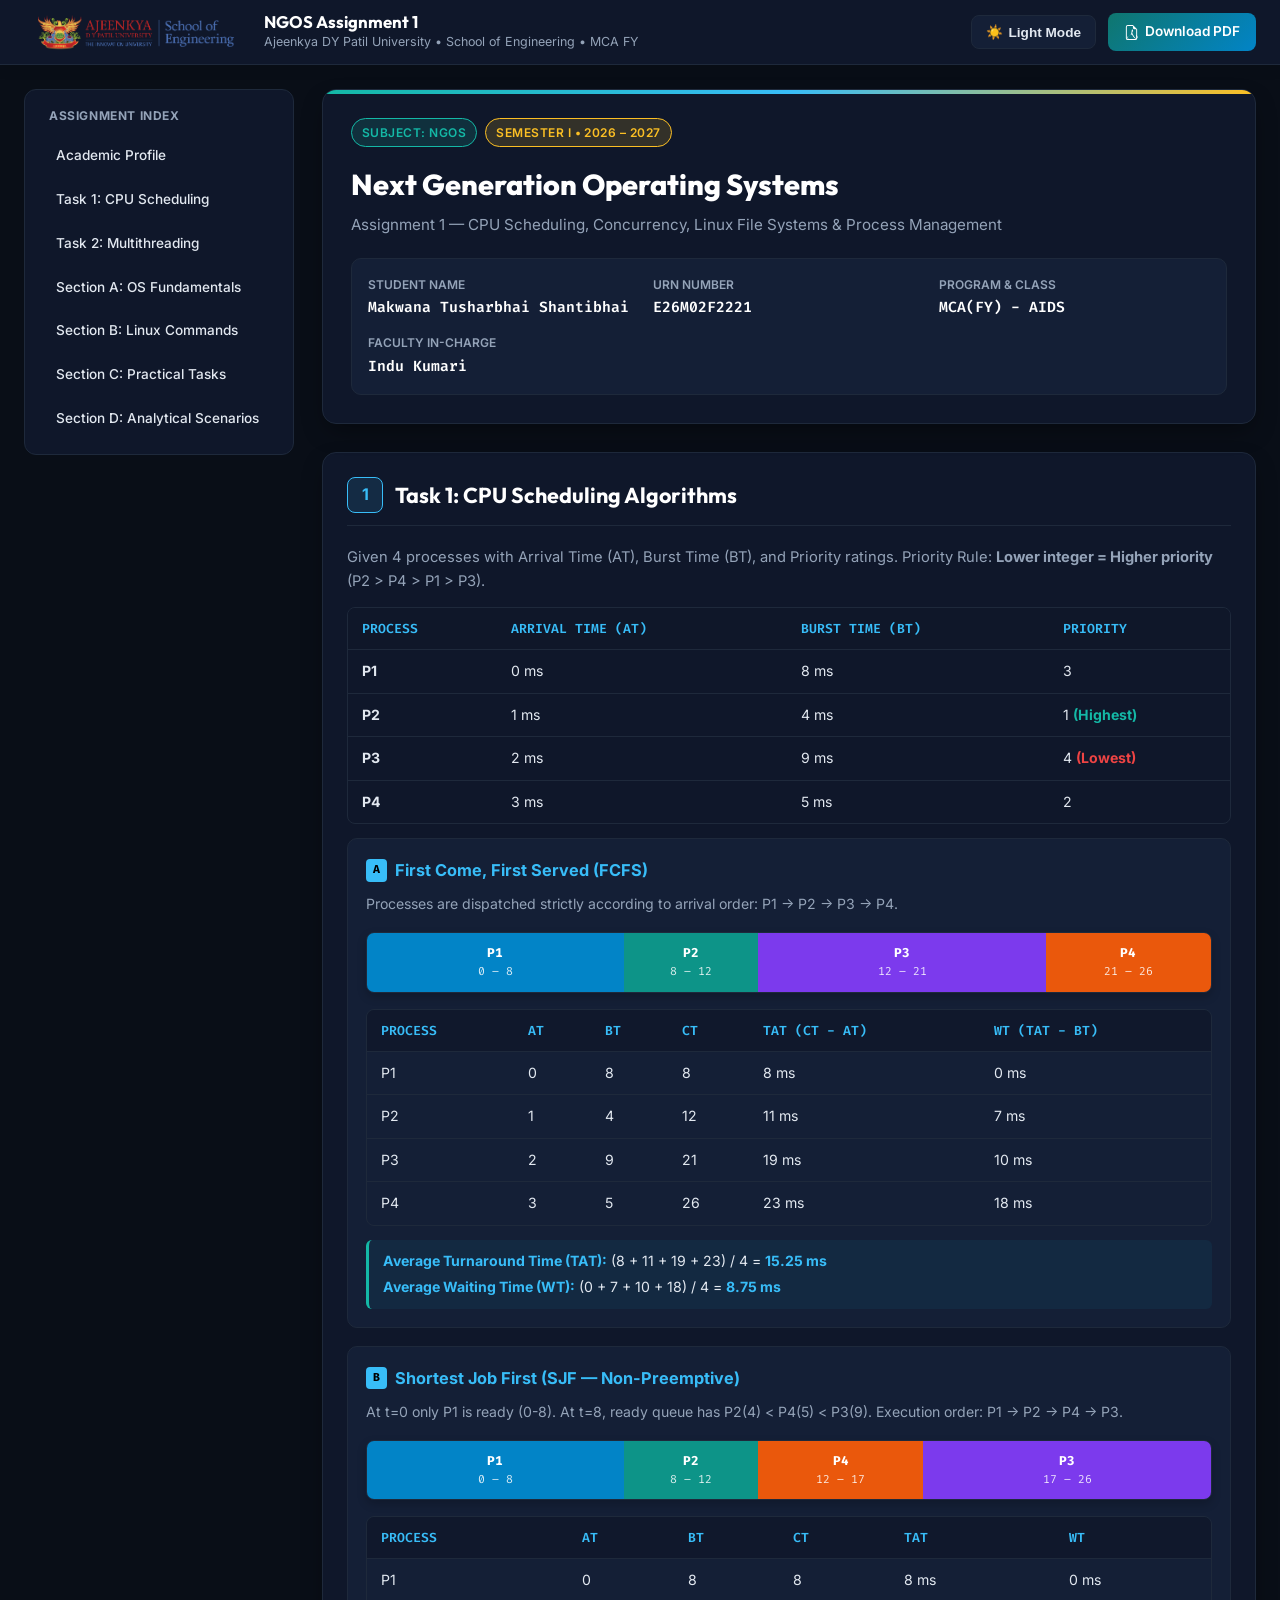
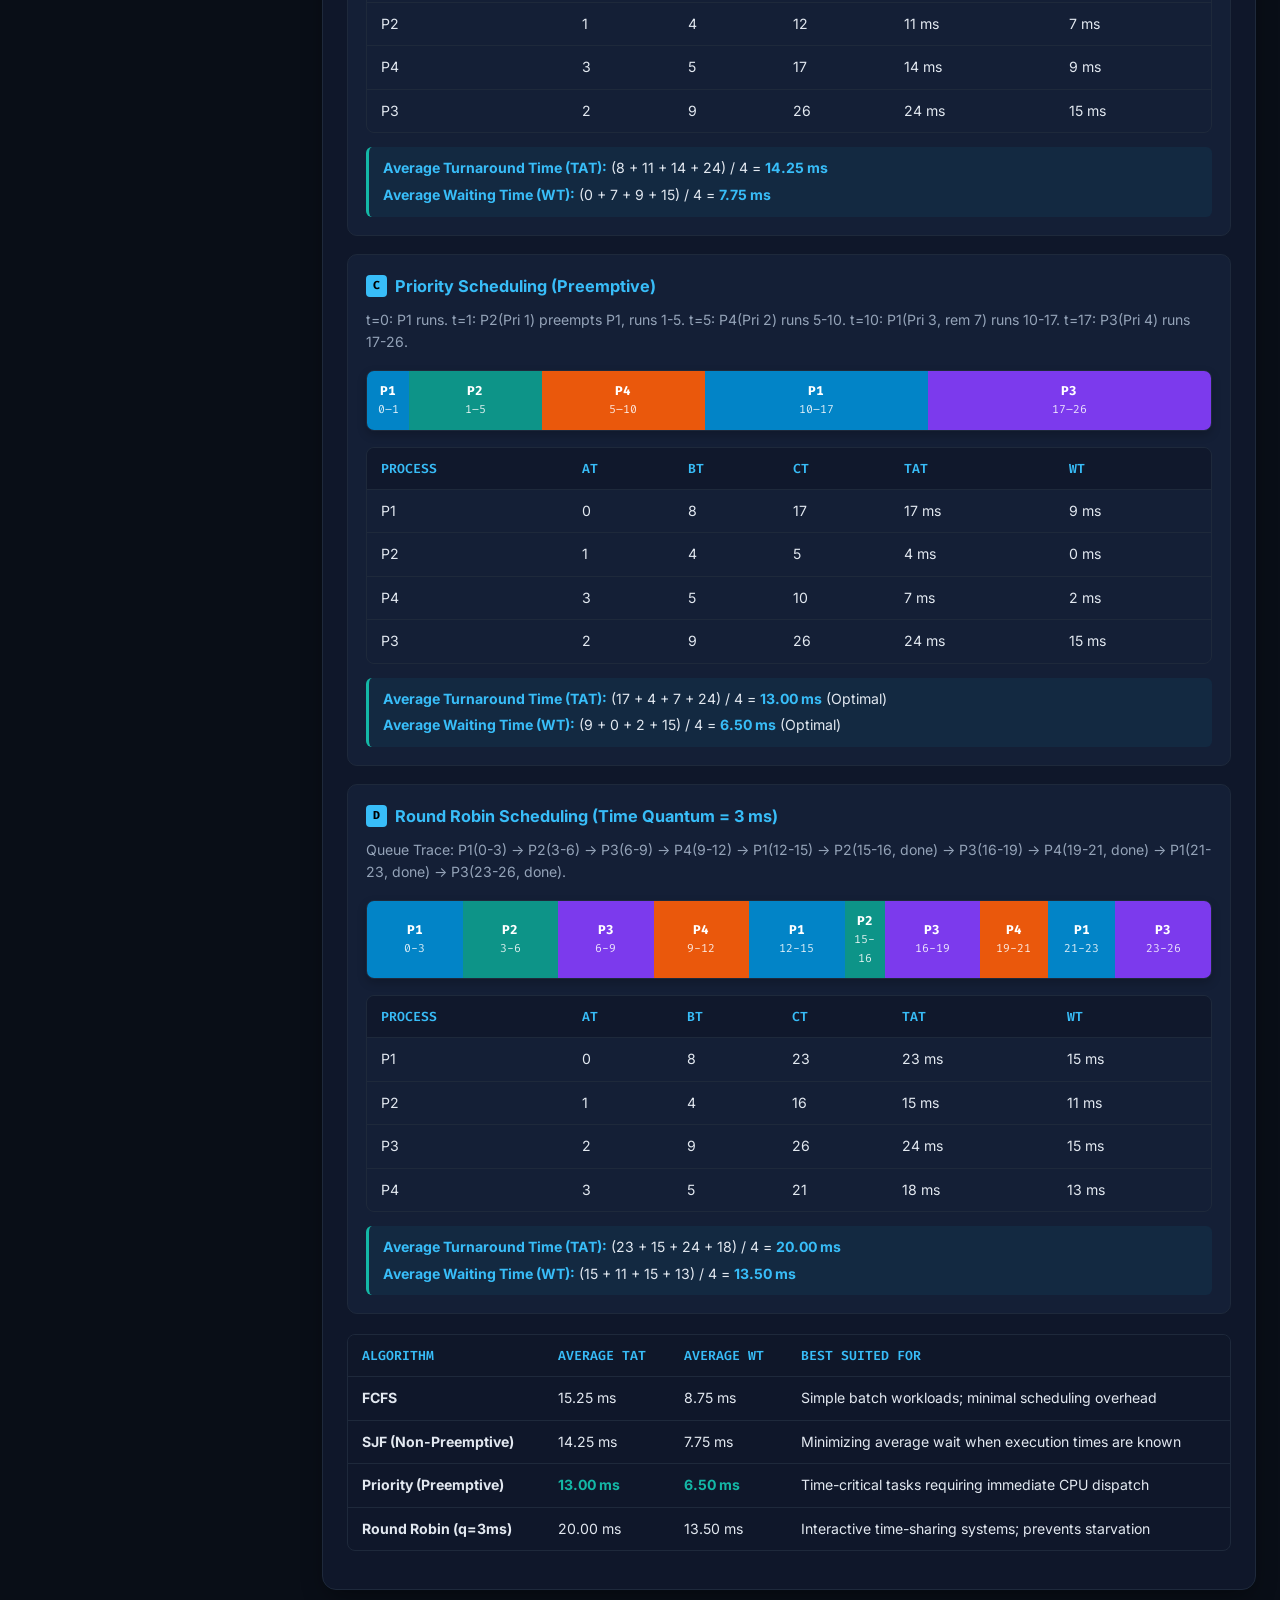
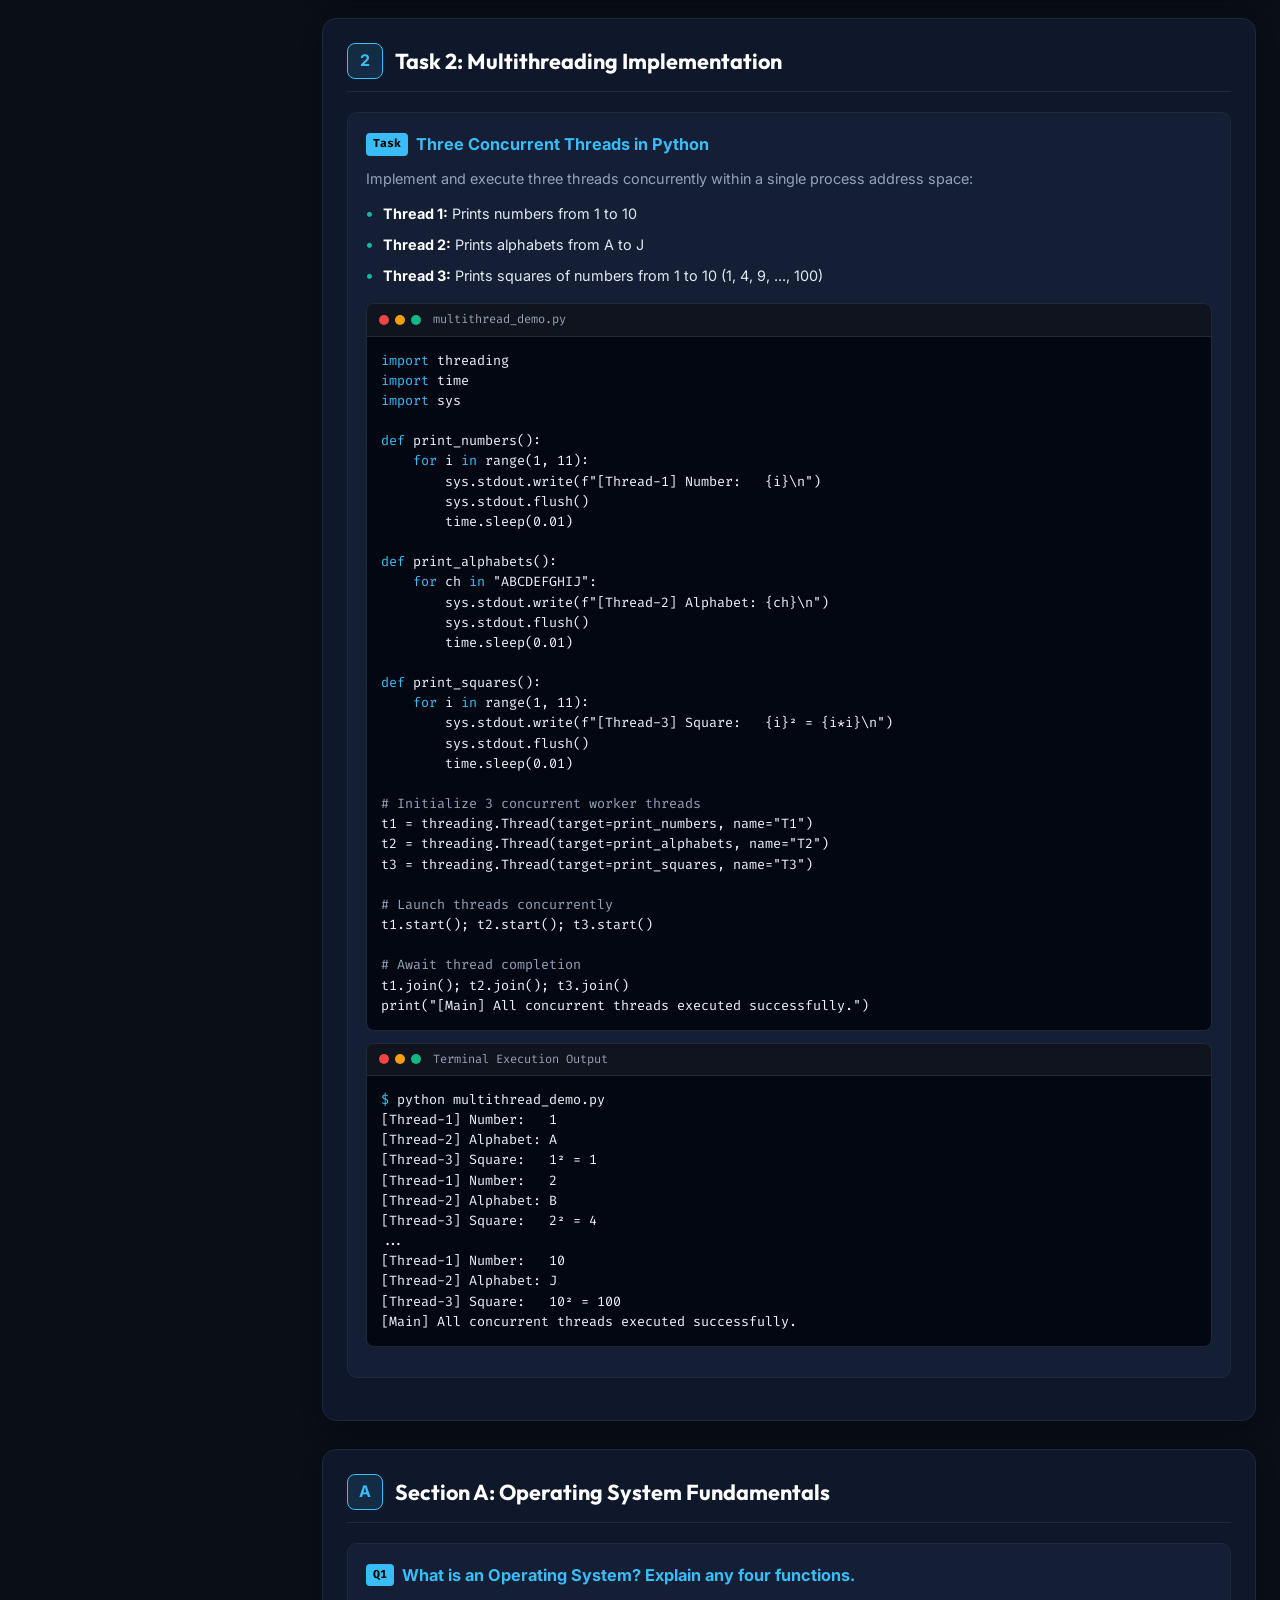
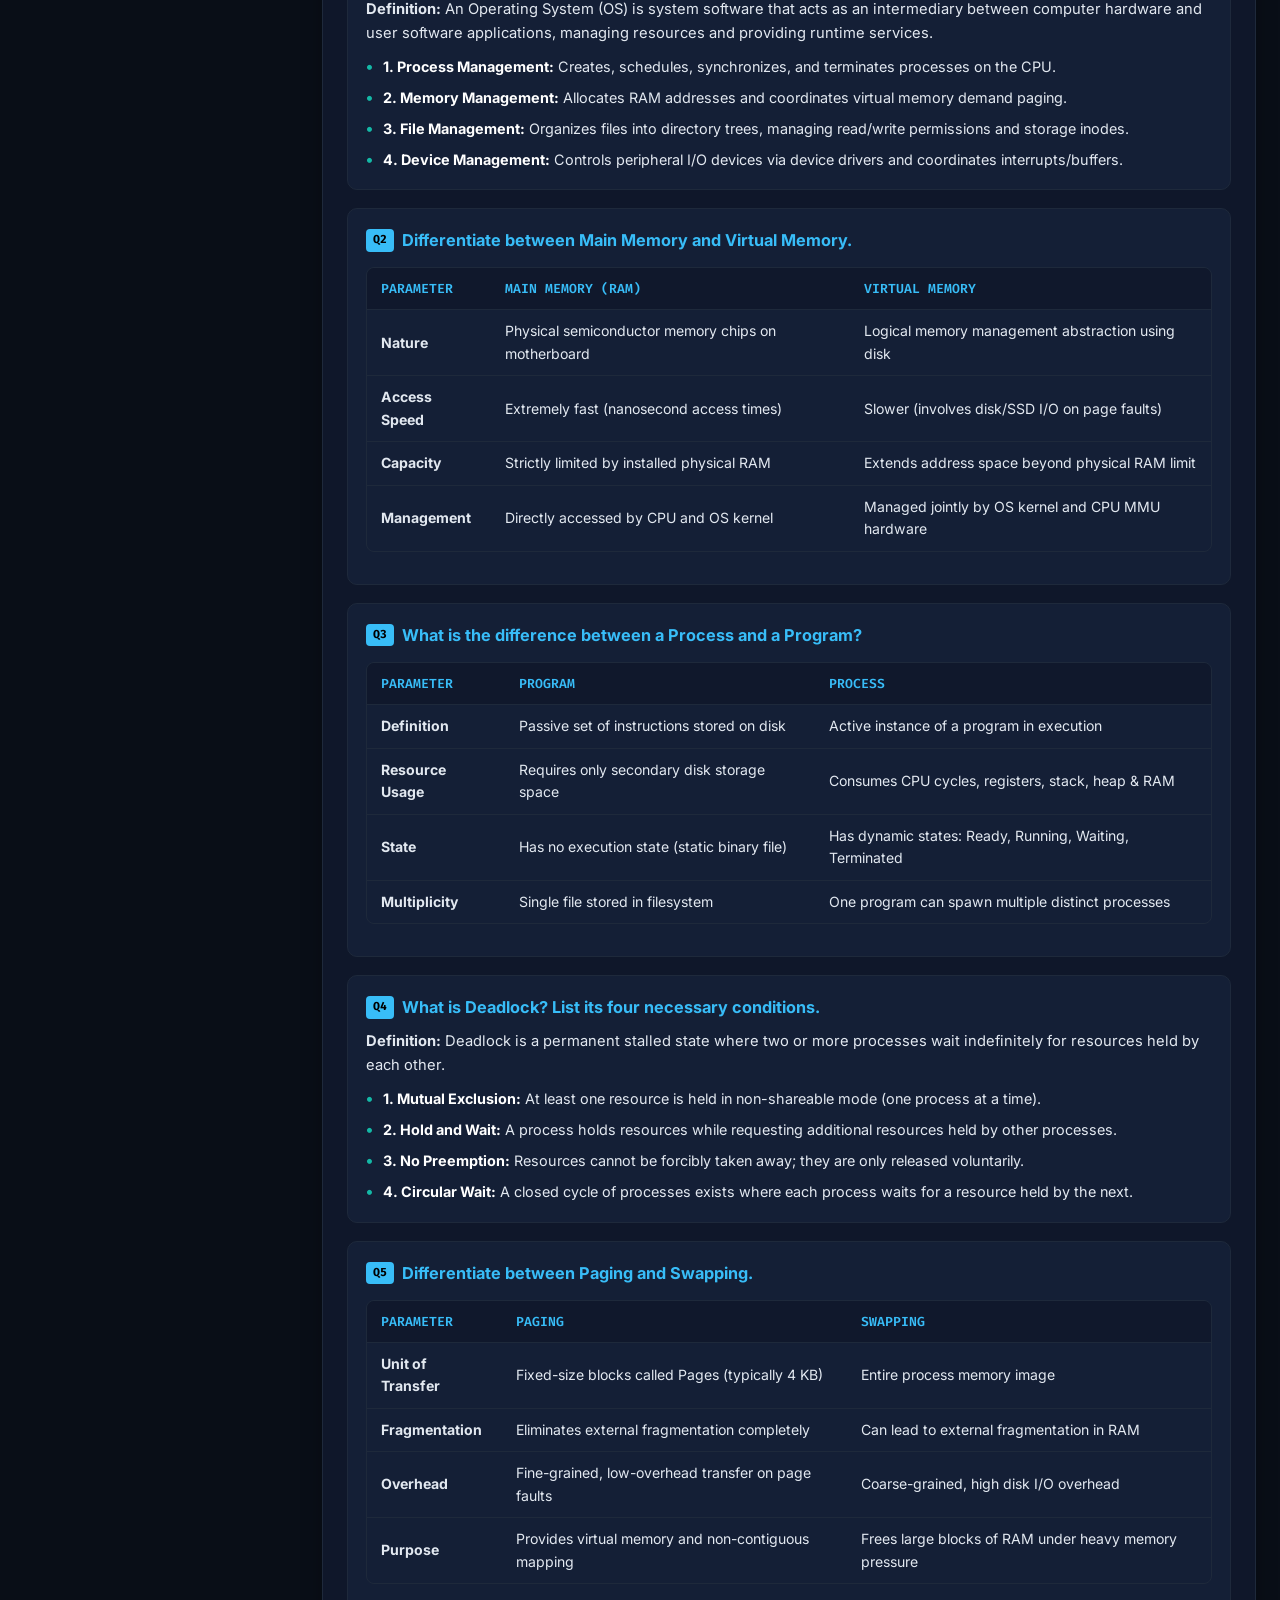
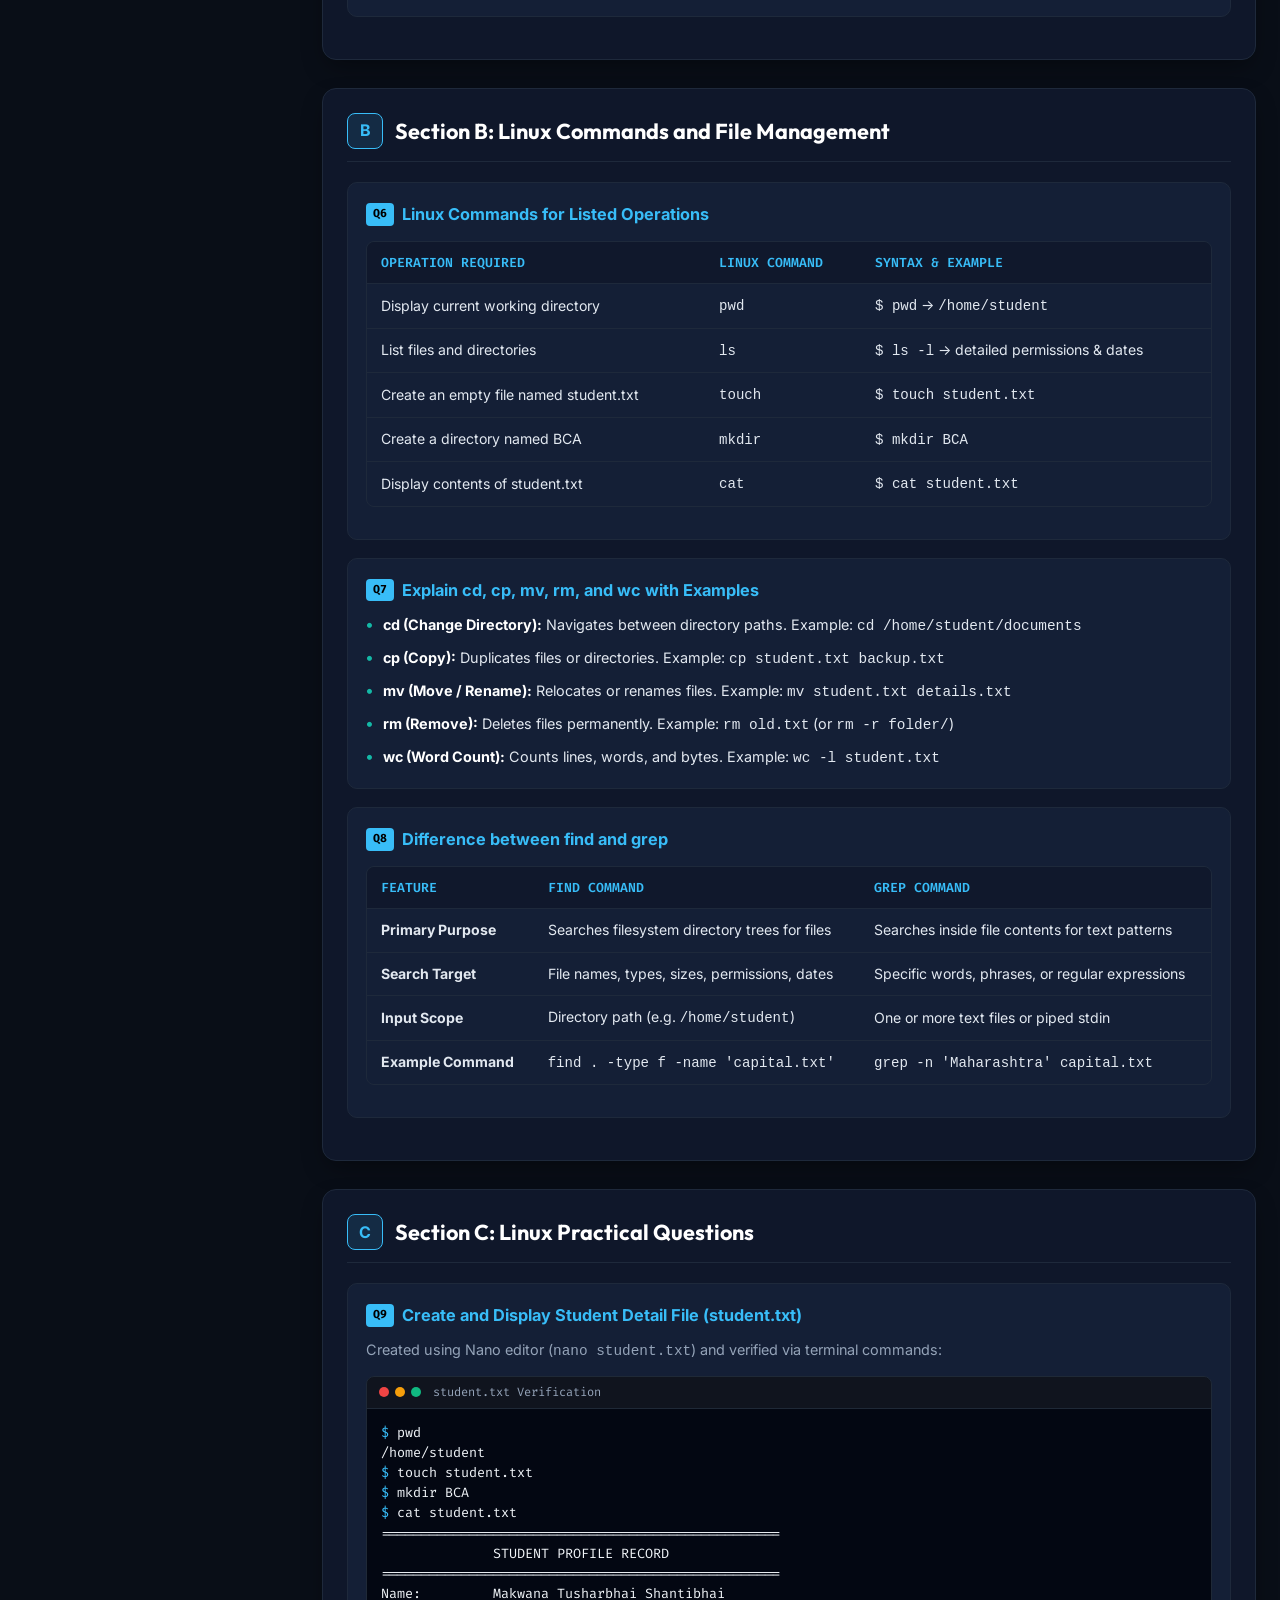
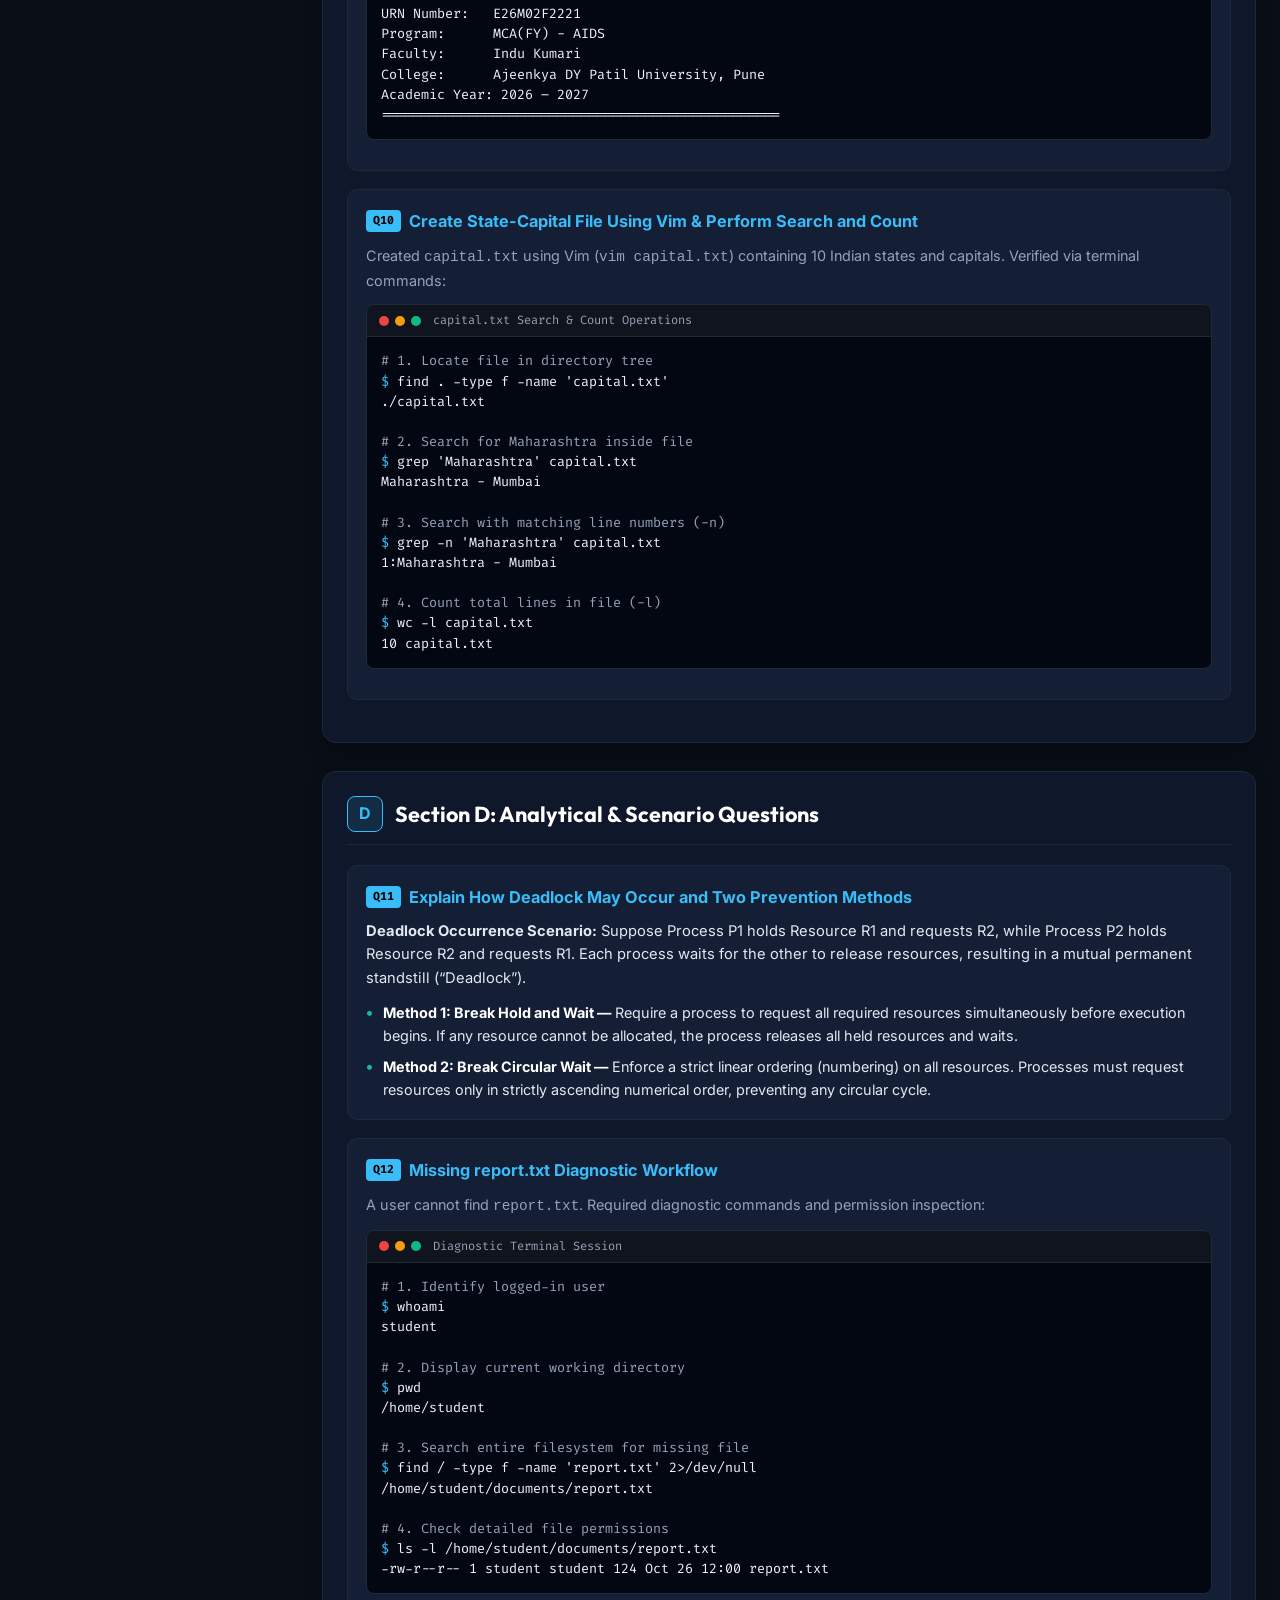
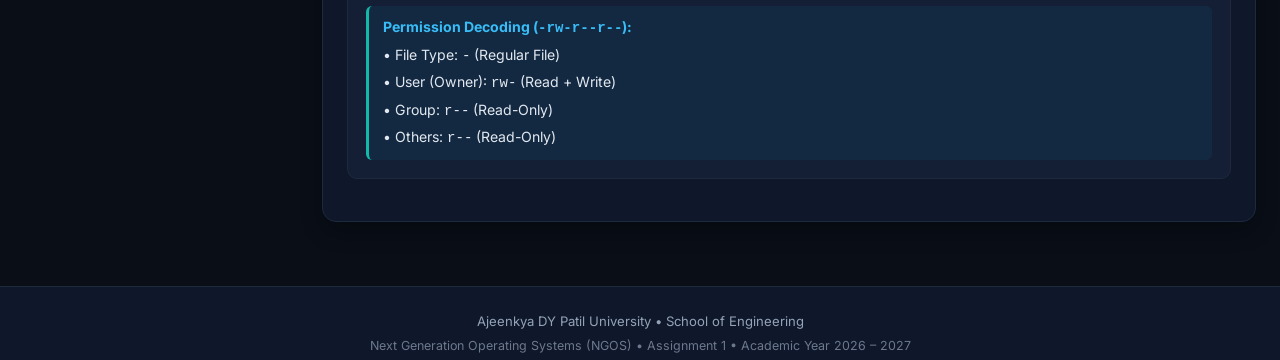
<file: assignment.html>
<!DOCTYPE html>
<html lang="en" data-theme="dark">
<head>
  <meta charset="utf-8">
  <meta name="viewport" content="width=device-width, initial-scale=1.0">
  <title>NGOS Assignment 1 — Interactive Academic Report</title>
  <link rel="preconnect" href="https://fonts.googleapis.com">
  <link rel="preconnect" href="https://fonts.gstatic.com" crossorigin>
  <link href="https://fonts.googleapis.com/css2?family=Fira+Code:wght@400;500;600&family=Inter:wght@300;400;500;600;700&family=Outfit:wght@500;600;700;800&display=swap" rel="stylesheet">
  <style>
    :root {
      --bg: #090e17;
      --panel: #0f172a;
      --panel-card: #141f36;
      --panel-border: #1e293b;
      --border-accent: #0284c7;
      --tx: #e2e8f0;
      --tx-bright: #ffffff;
      --tx-muted: #94a3b8;
      --cyan: #38bdf8;
      --teal: #14b8a6;
      --teal-dark: #0f766e;
      --amber: #fbbf24;
      --green: #22c55e;
      --purple: #a855f7;
      --red: #ef4444;
      --term-bg: #030712;
      --term-border: #1f2937;
      --font-sans: 'Inter', -apple-system, BlinkMacSystemFont, sans-serif;
      --font-mono: 'Fira Code', 'Consolas', monospace;
      --font-display: 'Outfit', sans-serif;
      --shadow: 0 10px 25px -5px rgba(0, 0, 0, 0.4);
    }

    [data-theme="light"] {
      --bg: #f8fafc;
      --panel: #ffffff;
      --panel-card: #f1f5f9;
      --panel-border: #cbd5e1;
      --border-accent: #0284c7;
      --tx: #1e293b;
      --tx-bright: #0f172a;
      --tx-muted: #64748b;
      --cyan: #0284c7;
      --teal: #0d9488;
      --teal-dark: #0f766e;
      --amber: #d97706;
      --green: #16a34a;
      --purple: #7e22ce;
      --red: #dc2626;
      --term-bg: #0f172a;
      --term-border: #334155;
      --shadow: 0 10px 25px -5px rgba(0, 0, 0, 0.08);
    }

    * {
      box-sizing: border-box;
      margin: 0;
      padding: 0;
    }

    body {
      background: var(--bg);
      color: var(--tx);
      font-family: var(--font-sans);
      line-height: 1.6;
      transition: background 0.3s ease, color 0.3s ease;
      display: flex;
      flex-direction: column;
      min-height: 100vh;
    }

    /* Top Navigation Bar */
    header {
      position: sticky;
      top: 0;
      z-index: 100;
      background: var(--panel);
      border-bottom: 1px solid var(--panel-border);
      padding: 12px 24px;
      display: flex;
      justify-content: space-between;
      align-items: center;
      box-shadow: 0 4px 12px rgba(0,0,0,0.1);
    }

    .brand-group {
      display: flex;
      align-items: center;
      gap: 16px;
    }

    .brand-logo {
      height: 38px;
      object-fit: contain;
    }

    .brand-text h1 {
      font-family: var(--font-display);
      font-size: 1.05rem;
      font-weight: 700;
      color: var(--tx-bright);
      line-height: 1.2;
    }

    .brand-text p {
      font-size: 0.78rem;
      color: var(--tx-muted);
    }

    .header-actions {
      display: flex;
      align-items: center;
      gap: 12px;
    }

    .theme-toggle {
      background: var(--panel-card);
      border: 1px solid var(--panel-border);
      color: var(--tx);
      padding: 8px 14px;
      border-radius: 8px;
      cursor: pointer;
      font-size: 0.85rem;
      font-weight: 600;
      display: flex;
      align-items: center;
      gap: 6px;
      transition: all 0.2s ease;
    }

    .theme-toggle:hover {
      border-color: var(--cyan);
      color: var(--cyan);
    }

    .btn-download {
      background: linear-gradient(135deg, var(--teal-dark) 0%, var(--border-accent) 100%);
      color: #fff;
      border: none;
      padding: 8px 16px;
      border-radius: 8px;
      font-size: 0.85rem;
      font-weight: 600;
      text-decoration: none;
      display: flex;
      align-items: center;
      gap: 6px;
      transition: all 0.2s ease;
    }

    .btn-download:hover {
      opacity: 0.9;
      transform: translateY(-1px);
    }

    /* Main Container & Layout */
    .app-layout {
      display: flex;
      flex: 1;
      max-width: 1400px;
      margin: 0 auto;
      width: 100%;
      padding: 24px;
      gap: 28px;
    }

    /* Sidebar Navigation */
    aside.sidebar {
      width: 270px;
      flex-shrink: 0;
      position: sticky;
      top: 80px;
      height: fit-content;
      max-height: calc(100vh - 100px);
      overflow-y: auto;
      background: var(--panel);
      border: 1px solid var(--panel-border);
      border-radius: 12px;
      padding: 16px;
    }

    .nav-header {
      font-size: 0.75rem;
      font-weight: 700;
      text-transform: uppercase;
      letter-spacing: 0.05em;
      color: var(--tx-muted);
      margin-bottom: 12px;
      padding-left: 8px;
    }

    .nav-links {
      list-style: none;
      display: flex;
      flex-direction: column;
      gap: 6px;
    }

    .nav-links a {
      display: block;
      color: var(--tx);
      text-decoration: none;
      font-size: 0.85rem;
      font-weight: 500;
      padding: 8px 12px;
      border-radius: 6px;
      transition: all 0.2s ease;
      border-left: 3px solid transparent;
    }

    .nav-links a:hover {
      background: var(--panel-card);
      color: var(--cyan);
      border-left-color: var(--cyan);
    }

    /* Content Area */
    main.content {
      flex: 1;
      min-width: 0;
      display: flex;
      flex-direction: column;
      gap: 28px;
    }

    /* Cover / Student Profile Card */
    .cover-card {
      background: var(--panel);
      border: 1px solid var(--panel-border);
      border-radius: 14px;
      padding: 28px;
      box-shadow: var(--shadow);
      position: relative;
      overflow: hidden;
    }

    .cover-card::before {
      content: '';
      position: absolute;
      top: 0;
      left: 0;
      right: 0;
      height: 4px;
      background: linear-gradient(90deg, var(--teal) 0%, var(--cyan) 50%, var(--amber) 100%);
    }

    .cover-badges {
      display: flex;
      gap: 8px;
      margin-bottom: 14px;
      flex-wrap: wrap;
    }

    .badge {
      display: inline-flex;
      align-items: center;
      padding: 4px 10px;
      border-radius: 9999px;
      font-size: 0.75rem;
      font-weight: 600;
      text-transform: uppercase;
      letter-spacing: 0.04em;
    }

    .badge-teal {
      background: rgba(20, 184, 166, 0.15);
      border: 1px solid var(--teal);
      color: var(--teal);
    }

    .badge-amber {
      background: rgba(251, 191, 36, 0.15);
      border: 1px solid var(--amber);
      color: var(--amber);
    }

    .cover-title {
      font-family: var(--font-display);
      font-size: 1.8rem;
      font-weight: 800;
      color: var(--tx-bright);
      margin-bottom: 6px;
    }

    .cover-subtitle {
      font-size: 0.95rem;
      color: var(--tx-muted);
      margin-bottom: 20px;
    }

    .profile-grid {
      display: grid;
      grid-template-columns: repeat(auto-fit, minmax(220px, 1fr));
      gap: 14px;
      background: var(--panel-card);
      border: 1px solid var(--panel-border);
      border-radius: 10px;
      padding: 16px;
    }

    .profile-item {
      display: flex;
      flex-direction: column;
    }

    .profile-label {
      font-size: 0.75rem;
      font-weight: 600;
      text-transform: uppercase;
      color: var(--tx-muted);
    }

    .profile-val {
      font-size: 0.92rem;
      font-weight: 600;
      color: var(--tx-bright);
      font-family: var(--font-mono);
      margin-top: 2px;
    }

    /* Section Cards */
    .section-card {
      background: var(--panel);
      border: 1px solid var(--panel-border);
      border-radius: 14px;
      padding: 24px;
      box-shadow: var(--shadow);
    }

    .section-header {
      display: flex;
      align-items: center;
      gap: 12px;
      margin-bottom: 20px;
      padding-bottom: 12px;
      border-bottom: 1px solid var(--panel-border);
    }

    .section-icon {
      width: 36px;
      height: 36px;
      border-radius: 8px;
      background: rgba(56, 189, 248, 0.12);
      border: 1px solid var(--cyan);
      display: flex;
      align-items: center;
      justify-content: center;
      color: var(--cyan);
      font-weight: 700;
    }

    .section-title {
      font-family: var(--font-display);
      font-size: 1.35rem;
      font-weight: 700;
      color: var(--tx-bright);
    }

    /* Q&A Blocks */
    .qa-block {
      background: var(--panel-card);
      border: 1px solid var(--panel-border);
      border-radius: 10px;
      padding: 18px;
      margin-bottom: 18px;
    }

    .qa-question {
      font-size: 1.02rem;
      font-weight: 700;
      color: var(--cyan);
      margin-bottom: 10px;
      display: flex;
      align-items: flex-start;
      gap: 8px;
    }

    .qa-question span.q-badge {
      background: var(--cyan);
      color: #000;
      font-size: 0.72rem;
      padding: 2px 7px;
      border-radius: 4px;
      font-family: var(--font-mono);
      margin-top: 2px;
      flex-shrink: 0;
    }

    .point-list {
      list-style: none;
      display: flex;
      flex-direction: column;
      gap: 8px;
      margin-top: 10px;
    }

    .point-item {
      display: flex;
      align-items: flex-start;
      gap: 10px;
      font-size: 0.9rem;
    }

    .point-bullet {
      color: var(--teal);
      font-weight: 800;
      font-size: 1rem;
      line-height: 1.4;
    }

    .point-text strong {
      color: var(--tx-bright);
    }

    /* Tables */
    .table-container {
      width: 100%;
      overflow-x: auto;
      margin: 14px 0;
      border: 1px solid var(--panel-border);
      border-radius: 8px;
    }

    table.data-table {
      width: 100%;
      border-collapse: collapse;
      font-size: 0.88rem;
      text-align: left;
    }

    table.data-table th {
      background: rgba(15, 23, 42, 0.8);
      color: var(--cyan);
      font-family: var(--font-mono);
      font-weight: 600;
      padding: 10px 14px;
      border-bottom: 1px solid var(--panel-border);
      font-size: 0.82rem;
      text-transform: uppercase;
    }

    table.data-table td {
      padding: 10px 14px;
      border-bottom: 1px solid var(--panel-border);
    }

    table.data-table tr:last-child td {
      border-bottom: none;
    }

    table.data-table tr:hover td {
      background: rgba(56, 189, 248, 0.04);
    }

    /* Gantt Visualizer */
    .gantt-chart {
      display: flex;
      width: 100%;
      margin: 16px 0;
      border-radius: 8px;
      overflow: hidden;
      border: 1px solid var(--panel-border);
      box-shadow: 0 4px 10px rgba(0,0,0,0.2);
    }

    .gantt-block {
      padding: 10px 6px;
      text-align: center;
      font-family: var(--font-mono);
      font-size: 0.8rem;
      font-weight: 700;
      color: #fff;
      display: flex;
      flex-direction: column;
      justify-content: center;
      position: relative;
    }

    .gantt-p1 { background: #0284c7; }
    .gantt-p2 { background: #0d9488; }
    .gantt-p3 { background: #7c3aed; }
    .gantt-p4 { background: #ea580c; }

    .gantt-time {
      font-size: 0.72rem;
      opacity: 0.85;
      font-weight: 400;
    }

    /* Terminal Blocks */
    .terminal-box {
      background: var(--term-bg);
      border: 1px solid var(--term-border);
      border-radius: 8px;
      overflow: hidden;
      margin: 12px 0;
      font-family: var(--font-mono);
    }

    .terminal-header {
      background: rgba(255, 255, 255, 0.05);
      padding: 6px 12px;
      display: flex;
      align-items: center;
      gap: 6px;
      border-bottom: 1px solid var(--term-border);
    }

    .term-dot {
      width: 10px;
      height: 10px;
      border-radius: 50%;
    }

    .term-dot.red { background: #ef4444; }
    .term-dot.yellow { background: #f59e0b; }
    .term-dot.green { background: #10b981; }

    .term-title {
      font-size: 0.75rem;
      color: var(--tx-muted);
      margin-left: 6px;
    }

    .terminal-body {
      padding: 14px;
      font-size: 0.84rem;
      color: #f1f5f9;
      line-height: 1.5;
      overflow-x: auto;
      white-space: pre;
    }

    .prompt { color: var(--cyan); }
    .output { color: #94a3b8; }

    /* Calculations Banner */
    .calc-banner {
      background: rgba(14, 116, 144, 0.12);
      border-left: 3px solid var(--teal);
      padding: 10px 14px;
      border-radius: 6px;
      font-size: 0.88rem;
      margin-top: 10px;
      display: flex;
      flex-direction: column;
      gap: 4px;
    }

    .calc-banner strong {
      color: var(--cyan);
    }

    footer {
      background: var(--panel);
      border-top: 1px solid var(--panel-border);
      padding: 24px;
      text-align: center;
      font-size: 0.82rem;
      color: var(--tx-muted);
      margin-top: 40px;
    }

    @media (max-width: 900px) {
      .app-layout { flex-direction: column; padding: 16px; }
      aside.sidebar { width: 100%; position: static; max-height: none; }
    }
  </style>
</head>
<body>

  <!-- Top Navbar -->
  <header>
    <div class="brand-group">
      <img src="[data-uri]" alt="ADYPU Logo" class="brand-logo">
      <div class="brand-text">
        <h1>NGOS Assignment 1</h1>
        <p>Ajeenkya DY Patil University • School of Engineering • MCA FY</p>
      </div>
    </div>
    <div class="header-actions">
      <button class="theme-toggle" id="themeBtn">
        <span id="themeIcon">☀️</span> <span id="themeText">Light Mode</span>
      </button>
      <a href="MCA_NGOS_PRN_Assignment.pdf" class="btn-download" target="_blank">
        <svg width="15" height="15" fill="currentColor" viewBox="0 0 16 16"><path d="M14 14V4.5L9.5 0H4a2 2 0 0 0-2 2v12a2 2 0 0 0 2 2h8a2 2 0 0 0 2-2zM9.5 3A1.5 1.5 0 0 0 11 4.5h2V14a1 1 0 0 1-1 1H4a1 1 0 0 1-1-1V2a1 1 0 0 1 1-1h5.5v2z"/><path d="M4.603 14.087a.81.81 0 0 1-.438-.42c-.195-.388-.13-.776.08-1.143.244-.427.721-.86 1.395-1.258.47-.278 1.015-.525 1.62-.733.243-.728.455-1.503.626-2.31a21.6 21.6 0 0 0 .347-2.227c-.015-.24-.002-.45.045-.634.07-.275.215-.465.419-.533.248-.083.504.025.683.272.2.278.261.64.195 1.056-.098.618-.4 1.394-.852 2.215.176.435.37.873.578 1.309.439.923.94 1.776 1.488 2.533.274.378.57.702.88 1.002.327.316.634.542.92.68.272.13.51.157.712.083.21-.077.34-.247.382-.486.046-.264-.02-.593-.197-.963a4.7 4.7 0 0 0-.81-1.127l.708-.707c.365.365.65.772.846 1.205.275.606.347 1.18.2 1.67-.144.478-.475.823-.935.96-.39.117-.83.076-1.278-.124-.423-.19-.854-.49-1.29-.884-.33-.3-.66-.644-.97-1.026a26.4 26.4 0 0 1-1.42-2.378 19.3 19.3 0 0 0-2.308.825c-.754.34-1.39.736-1.874 1.173-.42.38-.696.792-.79 1.196-.086.368-.01.716.216 1.003.22.281.564.444.974.463l-.11.995z"/></svg>
        Download PDF
      </a>
    </div>
  </header>

  <div class="app-layout">
    <!-- Sidebar Navigation -->
    <aside class="sidebar">
      <div class="nav-header">Assignment Index</div>
      <ul class="nav-links">
        <li><a href="#cover">Academic Profile</a></li>
        <li><a href="#task1">Task 1: CPU Scheduling</a></li>
        <li><a href="#task2">Task 2: Multithreading</a></li>
        <li><a href="#sec-a">Section A: OS Fundamentals</a></li>
        <li><a href="#sec-b">Section B: Linux Commands</a></li>
        <li><a href="#sec-c">Section C: Practical Tasks</a></li>
        <li><a href="#sec-d">Section D: Analytical Scenarios</a></li>
      </ul>
    </aside>

    <!-- Main Content -->
    <main class="content">

      <!-- Cover Profile -->
      <section class="cover-card" id="cover">
        <div class="cover-badges">
          <span class="badge badge-teal">Subject: NGOS</span>
          <span class="badge badge-amber">Semester I • 2026 – 2027</span>
        </div>
        <h2 class="cover-title">Next Generation Operating Systems</h2>
        <p class="cover-subtitle">Assignment 1 — CPU Scheduling, Concurrency, Linux File Systems & Process Management</p>

        <div class="profile-grid">
          <div class="profile-item">
            <span class="profile-label">Student Name</span>
            <span class="profile-val">Makwana Tusharbhai Shantibhai</span>
          </div>
          <div class="profile-item">
            <span class="profile-label">URN Number</span>
            <span class="profile-val">E26M02F2221</span>
          </div>
          <div class="profile-item">
            <span class="profile-label">Program & Class</span>
            <span class="profile-val">MCA(FY) - AIDS</span>
          </div>
          <div class="profile-item">
            <span class="profile-label">Faculty In-Charge</span>
            <span class="profile-val">Indu Kumari</span>
          </div>
        </div>
      </section>

      <!-- Task 1: CPU Scheduling Algorithms -->
      <section class="section-card" id="task1">
        <div class="section-header">
          <div class="section-icon">1</div>
          <h2 class="section-title">Task 1: CPU Scheduling Algorithms</h2>
        </div>

        <p style="font-size: 0.92rem; color: var(--tx-muted); margin-bottom: 12px;">
          Given 4 processes with Arrival Time (AT), Burst Time (BT), and Priority ratings. Priority Rule: <strong>Lower integer = Higher priority</strong> (P2 > P4 > P1 > P3).
        </p>

        <!-- Given Process Table -->
        <div class="table-container">
          <table class="data-table">
            <thead>
              <tr>
                <th>Process</th>
                <th>Arrival Time (AT)</th>
                <th>Burst Time (BT)</th>
                <th>Priority</th>
              </tr>
            </thead>
            <tbody>
              <tr><td><strong>P1</strong></td><td>0 ms</td><td>8 ms</td><td>3</td></tr>
              <tr><td><strong>P2</strong></td><td>1 ms</td><td>4 ms</td><td>1 <span style="color:var(--teal); font-weight:700;">(Highest)</span></td></tr>
              <tr><td><strong>P3</strong></td><td>2 ms</td><td>9 ms</td><td>4 <span style="color:var(--red); font-weight:700;">(Lowest)</span></td></tr>
              <tr><td><strong>P4</strong></td><td>3 ms</td><td>5 ms</td><td>2</td></tr>
            </tbody>
          </table>
        </div>

        <!-- A: FCFS -->
        <div class="qa-block">
          <div class="qa-question"><span class="q-badge">A</span> First Come, First Served (FCFS)</div>
          <p style="font-size: 0.88rem; color: var(--tx-muted);">Processes are dispatched strictly according to arrival order: P1 &rarr; P2 &rarr; P3 &rarr; P4.</p>
          
          <div class="gantt-chart">
            <div class="gantt-block gantt-p1" style="flex: 8;">P1<span class="gantt-time">0 &ndash; 8</span></div>
            <div class="gantt-block gantt-p2" style="flex: 4;">P2<span class="gantt-time">8 &ndash; 12</span></div>
            <div class="gantt-block gantt-p3" style="flex: 9;">P3<span class="gantt-time">12 &ndash; 21</span></div>
            <div class="gantt-block gantt-p4" style="flex: 5;">P4<span class="gantt-time">21 &ndash; 26</span></div>
          </div>

          <div class="table-container">
            <table class="data-table">
              <thead>
                <tr><th>Process</th><th>AT</th><th>BT</th><th>CT</th><th>TAT (CT - AT)</th><th>WT (TAT - BT)</th></tr>
              </thead>
              <tbody>
                <tr><td>P1</td><td>0</td><td>8</td><td>8</td><td>8 ms</td><td>0 ms</td></tr>
                <tr><td>P2</td><td>1</td><td>4</td><td>12</td><td>11 ms</td><td>7 ms</td></tr>
                <tr><td>P3</td><td>2</td><td>9</td><td>21</td><td>19 ms</td><td>10 ms</td></tr>
                <tr><td>P4</td><td>3</td><td>5</td><td>26</td><td>23 ms</td><td>18 ms</td></tr>
              </tbody>
            </table>
          </div>

          <div class="calc-banner">
            <div><strong>Average Turnaround Time (TAT):</strong> (8 + 11 + 19 + 23) / 4 = <strong>15.25 ms</strong></div>
            <div><strong>Average Waiting Time (WT):</strong> (0 + 7 + 10 + 18) / 4 = <strong>8.75 ms</strong></div>
          </div>
        </div>

        <!-- B: SJF Non-Preemptive -->
        <div class="qa-block">
          <div class="qa-question"><span class="q-badge">B</span> Shortest Job First (SJF &mdash; Non-Preemptive)</div>
          <p style="font-size: 0.88rem; color: var(--tx-muted);">At t=0 only P1 is ready (0-8). At t=8, ready queue has P2(4) &lt; P4(5) &lt; P3(9). Execution order: P1 &rarr; P2 &rarr; P4 &rarr; P3.</p>

          <div class="gantt-chart">
            <div class="gantt-block gantt-p1" style="flex: 8;">P1<span class="gantt-time">0 &ndash; 8</span></div>
            <div class="gantt-block gantt-p2" style="flex: 4;">P2<span class="gantt-time">8 &ndash; 12</span></div>
            <div class="gantt-block gantt-p4" style="flex: 5;">P4<span class="gantt-time">12 &ndash; 17</span></div>
            <div class="gantt-block gantt-p3" style="flex: 9;">P3<span class="gantt-time">17 &ndash; 26</span></div>
          </div>

          <div class="table-container">
            <table class="data-table">
              <thead>
                <tr><th>Process</th><th>AT</th><th>BT</th><th>CT</th><th>TAT</th><th>WT</th></tr>
              </thead>
              <tbody>
                <tr><td>P1</td><td>0</td><td>8</td><td>8</td><td>8 ms</td><td>0 ms</td></tr>
                <tr><td>P2</td><td>1</td><td>4</td><td>12</td><td>11 ms</td><td>7 ms</td></tr>
                <tr><td>P4</td><td>3</td><td>5</td><td>17</td><td>14 ms</td><td>9 ms</td></tr>
                <tr><td>P3</td><td>2</td><td>9</td><td>26</td><td>24 ms</td><td>15 ms</td></tr>
              </tbody>
            </table>
          </div>

          <div class="calc-banner">
            <div><strong>Average Turnaround Time (TAT):</strong> (8 + 11 + 14 + 24) / 4 = <strong>14.25 ms</strong></div>
            <div><strong>Average Waiting Time (WT):</strong> (0 + 7 + 9 + 15) / 4 = <strong>7.75 ms</strong></div>
          </div>
        </div>

        <!-- C: Priority Preemptive -->
        <div class="qa-block">
          <div class="qa-question"><span class="q-badge">C</span> Priority Scheduling (Preemptive)</div>
          <p style="font-size: 0.88rem; color: var(--tx-muted);">t=0: P1 runs. t=1: P2(Pri 1) preempts P1, runs 1-5. t=5: P4(Pri 2) runs 5-10. t=10: P1(Pri 3, rem 7) runs 10-17. t=17: P3(Pri 4) runs 17-26.</p>

          <div class="gantt-chart">
            <div class="gantt-block gantt-p1" style="flex: 1;">P1<span class="gantt-time">0&ndash;1</span></div>
            <div class="gantt-block gantt-p2" style="flex: 4;">P2<span class="gantt-time">1&ndash;5</span></div>
            <div class="gantt-block gantt-p4" style="flex: 5;">P4<span class="gantt-time">5&ndash;10</span></div>
            <div class="gantt-block gantt-p1" style="flex: 7;">P1<span class="gantt-time">10&ndash;17</span></div>
            <div class="gantt-block gantt-p3" style="flex: 9;">P3<span class="gantt-time">17&ndash;26</span></div>
          </div>

          <div class="table-container">
            <table class="data-table">
              <thead>
                <tr><th>Process</th><th>AT</th><th>BT</th><th>CT</th><th>TAT</th><th>WT</th></tr>
              </thead>
              <tbody>
                <tr><td>P1</td><td>0</td><td>8</td><td>17</td><td>17 ms</td><td>9 ms</td></tr>
                <tr><td>P2</td><td>1</td><td>4</td><td>5</td><td>4 ms</td><td>0 ms</td></tr>
                <tr><td>P4</td><td>3</td><td>5</td><td>10</td><td>7 ms</td><td>2 ms</td></tr>
                <tr><td>P3</td><td>2</td><td>9</td><td>26</td><td>24 ms</td><td>15 ms</td></tr>
              </tbody>
            </table>
          </div>

          <div class="calc-banner">
            <div><strong>Average Turnaround Time (TAT):</strong> (17 + 4 + 7 + 24) / 4 = <strong>13.00 ms</strong> (Optimal)</div>
            <div><strong>Average Waiting Time (WT):</strong> (9 + 0 + 2 + 15) / 4 = <strong>6.50 ms</strong> (Optimal)</div>
          </div>
        </div>

        <!-- D: Round Robin -->
        <div class="qa-block">
          <div class="qa-question"><span class="q-badge">D</span> Round Robin Scheduling (Time Quantum = 3 ms)</div>
          <p style="font-size: 0.88rem; color: var(--tx-muted);">Queue Trace: P1(0-3) &rarr; P2(3-6) &rarr; P3(6-9) &rarr; P4(9-12) &rarr; P1(12-15) &rarr; P2(15-16, done) &rarr; P3(16-19) &rarr; P4(19-21, done) &rarr; P1(21-23, done) &rarr; P3(23-26, done).</p>

          <div class="gantt-chart">
            <div class="gantt-block gantt-p1" style="flex: 3;">P1<span class="gantt-time">0-3</span></div>
            <div class="gantt-block gantt-p2" style="flex: 3;">P2<span class="gantt-time">3-6</span></div>
            <div class="gantt-block gantt-p3" style="flex: 3;">P3<span class="gantt-time">6-9</span></div>
            <div class="gantt-block gantt-p4" style="flex: 3;">P4<span class="gantt-time">9-12</span></div>
            <div class="gantt-block gantt-p1" style="flex: 3;">P1<span class="gantt-time">12-15</span></div>
            <div class="gantt-block gantt-p2" style="flex: 1;">P2<span class="gantt-time">15-16</span></div>
            <div class="gantt-block gantt-p3" style="flex: 3;">P3<span class="gantt-time">16-19</span></div>
            <div class="gantt-block gantt-p4" style="flex: 2;">P4<span class="gantt-time">19-21</span></div>
            <div class="gantt-block gantt-p1" style="flex: 2;">P1<span class="gantt-time">21-23</span></div>
            <div class="gantt-block gantt-p3" style="flex: 3;">P3<span class="gantt-time">23-26</span></div>
          </div>

          <div class="table-container">
            <table class="data-table">
              <thead>
                <tr><th>Process</th><th>AT</th><th>BT</th><th>CT</th><th>TAT</th><th>WT</th></tr>
              </thead>
              <tbody>
                <tr><td>P1</td><td>0</td><td>8</td><td>23</td><td>23 ms</td><td>15 ms</td></tr>
                <tr><td>P2</td><td>1</td><td>4</td><td>16</td><td>15 ms</td><td>11 ms</td></tr>
                <tr><td>P3</td><td>2</td><td>9</td><td>26</td><td>24 ms</td><td>15 ms</td></tr>
                <tr><td>P4</td><td>3</td><td>5</td><td>21</td><td>18 ms</td><td>13 ms</td></tr>
              </tbody>
            </table>
          </div>

          <div class="calc-banner">
            <div><strong>Average Turnaround Time (TAT):</strong> (23 + 15 + 24 + 18) / 4 = <strong>20.00 ms</strong></div>
            <div><strong>Average Waiting Time (WT):</strong> (15 + 11 + 15 + 13) / 4 = <strong>13.50 ms</strong></div>
          </div>
        </div>

        <!-- Comparative Summary -->
        <div class="table-container" style="margin-top: 20px;">
          <table class="data-table">
            <thead>
              <tr><th>Algorithm</th><th>Average TAT</th><th>Average WT</th><th>Best Suited For</th></tr>
            </thead>
            <tbody>
              <tr><td><strong>FCFS</strong></td><td>15.25 ms</td><td>8.75 ms</td><td>Simple batch workloads; minimal scheduling overhead</td></tr>
              <tr><td><strong>SJF (Non-Preemptive)</strong></td><td>14.25 ms</td><td>7.75 ms</td><td>Minimizing average wait when execution times are known</td></tr>
              <tr><td><strong>Priority (Preemptive)</strong></td><td><strong style="color:var(--teal);">13.00 ms</strong></td><td><strong style="color:var(--teal);">6.50 ms</strong></td><td>Time-critical tasks requiring immediate CPU dispatch</td></tr>
              <tr><td><strong>Round Robin (q=3ms)</strong></td><td>20.00 ms</td><td>13.50 ms</td><td>Interactive time-sharing systems; prevents starvation</td></tr>
            </tbody>
          </table>
        </div>
      </section>

      <!-- Task 2: Multithreading Implementation -->
      <section class="section-card" id="task2">
        <div class="section-header">
          <div class="section-icon">2</div>
          <h2 class="section-title">Task 2: Multithreading Implementation</h2>
        </div>

        <div class="qa-block">
          <div class="qa-question"><span class="q-badge">Task</span> Three Concurrent Threads in Python</div>
          <p style="font-size: 0.9rem; color: var(--tx-muted); margin-bottom: 12px;">
            Implement and execute three threads concurrently within a single process address space:
          </p>
          <ul class="point-list">
            <li class="point-item"><span class="point-bullet">&bull;</span><span class="point-text"><strong>Thread 1:</strong> Prints numbers from 1 to 10</span></li>
            <li class="point-item"><span class="point-bullet">&bull;</span><span class="point-text"><strong>Thread 2:</strong> Prints alphabets from A to J</span></li>
            <li class="point-item"><span class="point-bullet">&bull;</span><span class="point-text"><strong>Thread 3:</strong> Prints squares of numbers from 1 to 10 (1, 4, 9, ..., 100)</span></li>
          </ul>

          <div class="terminal-box" style="margin-top: 16px;">
            <div class="terminal-header">
              <span class="term-dot red"></span><span class="term-dot yellow"></span><span class="term-dot green"></span>
              <span class="term-title">multithread_demo.py</span>
            </div>
            <div class="terminal-body"><span class="prompt">import</span> threading
<span class="prompt">import</span> time
<span class="prompt">import</span> sys

<span class="prompt">def</span> print_numbers():
    <span class="prompt">for</span> i <span class="prompt">in</span> range(1, 11):
        sys.stdout.write(f"[Thread-1] Number:   {i}\n")
        sys.stdout.flush()
        time.sleep(0.01)

<span class="prompt">def</span> print_alphabets():
    <span class="prompt">for</span> ch <span class="prompt">in</span> "ABCDEFGHIJ":
        sys.stdout.write(f"[Thread-2] Alphabet: {ch}\n")
        sys.stdout.flush()
        time.sleep(0.01)

<span class="prompt">def</span> print_squares():
    <span class="prompt">for</span> i <span class="prompt">in</span> range(1, 11):
        sys.stdout.write(f"[Thread-3] Square:   {i}² = {i*i}\n")
        sys.stdout.flush()
        time.sleep(0.01)

<span class="output"># Initialize 3 concurrent worker threads</span>
t1 = threading.Thread(target=print_numbers, name="T1")
t2 = threading.Thread(target=print_alphabets, name="T2")
t3 = threading.Thread(target=print_squares, name="T3")

<span class="output"># Launch threads concurrently</span>
t1.start(); t2.start(); t3.start()

<span class="output"># Await thread completion</span>
t1.join(); t2.join(); t3.join()
print("[Main] All concurrent threads executed successfully.")</div>
          </div>

          <div class="terminal-box">
            <div class="terminal-header">
              <span class="term-dot red"></span><span class="term-dot yellow"></span><span class="term-dot green"></span>
              <span class="term-title">Terminal Execution Output</span>
            </div>
            <div class="terminal-body"><span class="prompt">$</span> python multithread_demo.py
[Thread-1] Number:   1
[Thread-2] Alphabet: A
[Thread-3] Square:   1² = 1
[Thread-1] Number:   2
[Thread-2] Alphabet: B
[Thread-3] Square:   2² = 4
...
[Thread-1] Number:   10
[Thread-2] Alphabet: J
[Thread-3] Square:   10² = 100
[Main] All concurrent threads executed successfully.</div>
          </div>
        </div>
      </section>

      <!-- Section A: OS Fundamentals -->
      <section class="section-card" id="sec-a">
        <div class="section-header">
          <div class="section-icon">A</div>
          <h2 class="section-title">Section A: Operating System Fundamentals</h2>
        </div>

        <!-- Q1 -->
        <div class="qa-block">
          <div class="qa-question"><span class="q-badge">Q1</span> What is an Operating System? Explain any four functions.</div>
          <p style="font-size: 0.92rem; margin-bottom: 8px;">
            <strong>Definition:</strong> An Operating System (OS) is system software that acts as an intermediary between computer hardware and user software applications, managing resources and providing runtime services.
          </p>
          <ul class="point-list">
            <li class="point-item"><span class="point-bullet">&bull;</span><span class="point-text"><strong>1. Process Management:</strong> Creates, schedules, synchronizes, and terminates processes on the CPU.</span></li>
            <li class="point-item"><span class="point-bullet">&bull;</span><span class="point-text"><strong>2. Memory Management:</strong> Allocates RAM addresses and coordinates virtual memory demand paging.</span></li>
            <li class="point-item"><span class="point-bullet">&bull;</span><span class="point-text"><strong>3. File Management:</strong> Organizes files into directory trees, managing read/write permissions and storage inodes.</span></li>
            <li class="point-item"><span class="point-bullet">&bull;</span><span class="point-text"><strong>4. Device Management:</strong> Controls peripheral I/O devices via device drivers and coordinates interrupts/buffers.</span></li>
          </ul>
        </div>

        <!-- Q2 -->
        <div class="qa-block">
          <div class="qa-question"><span class="q-badge">Q2</span> Differentiate between Main Memory and Virtual Memory.</div>
          <div class="table-container">
            <table class="data-table">
              <thead><tr><th>Parameter</th><th>Main Memory (RAM)</th><th>Virtual Memory</th></tr></thead>
              <tbody>
                <tr><td><strong>Nature</strong></td><td>Physical semiconductor memory chips on motherboard</td><td>Logical memory management abstraction using disk</td></tr>
                <tr><td><strong>Access Speed</strong></td><td>Extremely fast (nanosecond access times)</td><td>Slower (involves disk/SSD I/O on page faults)</td></tr>
                <tr><td><strong>Capacity</strong></td><td>Strictly limited by installed physical RAM</td><td>Extends address space beyond physical RAM limit</td></tr>
                <tr><td><strong>Management</strong></td><td>Directly accessed by CPU and OS kernel</td><td>Managed jointly by OS kernel and CPU MMU hardware</td></tr>
              </tbody>
            </table>
          </div>
        </div>

        <!-- Q3 -->
        <div class="qa-block">
          <div class="qa-question"><span class="q-badge">Q3</span> What is the difference between a Process and a Program?</div>
          <div class="table-container">
            <table class="data-table">
              <thead><tr><th>Parameter</th><th>Program</th><th>Process</th></tr></thead>
              <tbody>
                <tr><td><strong>Definition</strong></td><td>Passive set of instructions stored on disk</td><td>Active instance of a program in execution</td></tr>
                <tr><td><strong>Resource Usage</strong></td><td>Requires only secondary disk storage space</td><td>Consumes CPU cycles, registers, stack, heap & RAM</td></tr>
                <tr><td><strong>State</strong></td><td>Has no execution state (static binary file)</td><td>Has dynamic states: Ready, Running, Waiting, Terminated</td></tr>
                <tr><td><strong>Multiplicity</strong></td><td>Single file stored in filesystem</td><td>One program can spawn multiple distinct processes</td></tr>
              </tbody>
            </table>
          </div>
        </div>

        <!-- Q4 -->
        <div class="qa-block">
          <div class="qa-question"><span class="q-badge">Q4</span> What is Deadlock? List its four necessary conditions.</div>
          <p style="font-size: 0.92rem; margin-bottom: 8px;">
            <strong>Definition:</strong> Deadlock is a permanent stalled state where two or more processes wait indefinitely for resources held by each other.
          </p>
          <ul class="point-list">
            <li class="point-item"><span class="point-bullet">&bull;</span><span class="point-text"><strong>1. Mutual Exclusion:</strong> At least one resource is held in non-shareable mode (one process at a time).</span></li>
            <li class="point-item"><span class="point-bullet">&bull;</span><span class="point-text"><strong>2. Hold and Wait:</strong> A process holds resources while requesting additional resources held by other processes.</span></li>
            <li class="point-item"><span class="point-bullet">&bull;</span><span class="point-text"><strong>3. No Preemption:</strong> Resources cannot be forcibly taken away; they are only released voluntarily.</span></li>
            <li class="point-item"><span class="point-bullet">&bull;</span><span class="point-text"><strong>4. Circular Wait:</strong> A closed cycle of processes exists where each process waits for a resource held by the next.</span></li>
          </ul>
        </div>

        <!-- Q5 -->
        <div class="qa-block">
          <div class="qa-question"><span class="q-badge">Q5</span> Differentiate between Paging and Swapping.</div>
          <div class="table-container">
            <table class="data-table">
              <thead><tr><th>Parameter</th><th>Paging</th><th>Swapping</th></tr></thead>
              <tbody>
                <tr><td><strong>Unit of Transfer</strong></td><td>Fixed-size blocks called Pages (typically 4 KB)</td><td>Entire process memory image</td></tr>
                <tr><td><strong>Fragmentation</strong></td><td>Eliminates external fragmentation completely</td><td>Can lead to external fragmentation in RAM</td></tr>
                <tr><td><strong>Overhead</strong></td><td>Fine-grained, low-overhead transfer on page faults</td><td>Coarse-grained, high disk I/O overhead</td></tr>
                <tr><td><strong>Purpose</strong></td><td>Provides virtual memory and non-contiguous mapping</td><td>Frees large blocks of RAM under heavy memory pressure</td></tr>
              </tbody>
            </table>
          </div>
        </div>
      </section>

      <!-- Section B: Linux Commands -->
      <section class="section-card" id="sec-b">
        <div class="section-header">
          <div class="section-icon">B</div>
          <h2 class="section-title">Section B: Linux Commands and File Management</h2>
        </div>

        <!-- Q6 -->
        <div class="qa-block">
          <div class="qa-question"><span class="q-badge">Q6</span> Linux Commands for Listed Operations</div>
          <div class="table-container">
            <table class="data-table">
              <thead><tr><th>Operation Required</th><th>Linux Command</th><th>Syntax & Example</th></tr></thead>
              <tbody>
                <tr><td>Display current working directory</td><td><code>pwd</code></td><td><code>$ pwd</code> &rarr; <code>/home/student</code></td></tr>
                <tr><td>List files and directories</td><td><code>ls</code></td><td><code>$ ls -l</code> &rarr; detailed permissions & dates</td></tr>
                <tr><td>Create an empty file named student.txt</td><td><code>touch</code></td><td><code>$ touch student.txt</code></td></tr>
                <tr><td>Create a directory named BCA</td><td><code>mkdir</code></td><td><code>$ mkdir BCA</code></td></tr>
                <tr><td>Display contents of student.txt</td><td><code>cat</code></td><td><code>$ cat student.txt</code></td></tr>
              </tbody>
            </table>
          </div>
        </div>

        <!-- Q7 -->
        <div class="qa-block">
          <div class="qa-question"><span class="q-badge">Q7</span> Explain cd, cp, mv, rm, and wc with Examples</div>
          <ul class="point-list">
            <li class="point-item"><span class="point-bullet">&bull;</span><span class="point-text"><strong>cd (Change Directory):</strong> Navigates between directory paths. Example: <code>cd /home/student/documents</code></span></li>
            <li class="point-item"><span class="point-bullet">&bull;</span><span class="point-text"><strong>cp (Copy):</strong> Duplicates files or directories. Example: <code>cp student.txt backup.txt</code></span></li>
            <li class="point-item"><span class="point-bullet">&bull;</span><span class="point-text"><strong>mv (Move / Rename):</strong> Relocates or renames files. Example: <code>mv student.txt details.txt</code></span></li>
            <li class="point-item"><span class="point-bullet">&bull;</span><span class="point-text"><strong>rm (Remove):</strong> Deletes files permanently. Example: <code>rm old.txt</code> (or <code>rm -r folder/</code>)</span></li>
            <li class="point-item"><span class="point-bullet">&bull;</span><span class="point-text"><strong>wc (Word Count):</strong> Counts lines, words, and bytes. Example: <code>wc -l student.txt</code></span></li>
          </ul>
        </div>

        <!-- Q8 -->
        <div class="qa-block">
          <div class="qa-question"><span class="q-badge">Q8</span> Difference between find and grep</div>
          <div class="table-container">
            <table class="data-table">
              <thead><tr><th>Feature</th><th>find Command</th><th>grep Command</th></tr></thead>
              <tbody>
                <tr><td><strong>Primary Purpose</strong></td><td>Searches filesystem directory trees for files</td><td>Searches inside file contents for text patterns</td></tr>
                <tr><td><strong>Search Target</strong></td><td>File names, types, sizes, permissions, dates</td><td>Specific words, phrases, or regular expressions</td></tr>
                <tr><td><strong>Input Scope</strong></td><td>Directory path (e.g. <code>/home/student</code>)</td><td>One or more text files or piped stdin</td></tr>
                <tr><td><strong>Example Command</strong></td><td><code>find . -type f -name 'capital.txt'</code></td><td><code>grep -n 'Maharashtra' capital.txt</code></td></tr>
              </tbody>
            </table>
          </div>
        </div>
      </section>

      <!-- Section C: Practical Questions -->
      <section class="section-card" id="sec-c">
        <div class="section-header">
          <div class="section-icon">C</div>
          <h2 class="section-title">Section C: Linux Practical Questions</h2>
        </div>

        <!-- Q9 -->
        <div class="qa-block">
          <div class="qa-question"><span class="q-badge">Q9</span> Create and Display Student Detail File (student.txt)</div>
          <p style="font-size: 0.9rem; color: var(--tx-muted); margin-bottom: 8px;">
            Created using Nano editor (<code>nano student.txt</code>) and verified via terminal commands:
          </p>
          <div class="terminal-box">
            <div class="terminal-header">
              <span class="term-dot red"></span><span class="term-dot yellow"></span><span class="term-dot green"></span>
              <span class="term-title">student.txt Verification</span>
            </div>
            <div class="terminal-body"><span class="prompt">$</span> pwd
/home/student
<span class="prompt">$</span> touch student.txt
<span class="prompt">$</span> mkdir BCA
<span class="prompt">$</span> cat student.txt
==================================================
              STUDENT PROFILE RECORD
==================================================
Name:         Makwana Tusharbhai Shantibhai
URN Number:   E26M02F2221
Program:      MCA(FY) - AIDS
Faculty:      Indu Kumari
College:      Ajeenkya DY Patil University, Pune
Academic Year: 2026 – 2027
==================================================</div>
          </div>
        </div>

        <!-- Q10 -->
        <div class="qa-block">
          <div class="qa-question"><span class="q-badge">Q10</span> Create State-Capital File Using Vim & Perform Search and Count</div>
          <p style="font-size: 0.9rem; color: var(--tx-muted); margin-bottom: 8px;">
            Created <code>capital.txt</code> using Vim (<code>vim capital.txt</code>) containing 10 Indian states and capitals. Verified via terminal commands:
          </p>
          <div class="terminal-box">
            <div class="terminal-header">
              <span class="term-dot red"></span><span class="term-dot yellow"></span><span class="term-dot green"></span>
              <span class="term-title">capital.txt Search & Count Operations</span>
            </div>
            <div class="terminal-body"><span class="output"># 1. Locate file in directory tree</span>
<span class="prompt">$</span> find . -type f -name 'capital.txt'
./capital.txt

<span class="output"># 2. Search for Maharashtra inside file</span>
<span class="prompt">$</span> grep 'Maharashtra' capital.txt
Maharashtra - Mumbai

<span class="output"># 3. Search with matching line numbers (-n)</span>
<span class="prompt">$</span> grep -n 'Maharashtra' capital.txt
1:Maharashtra - Mumbai

<span class="output"># 4. Count total lines in file (-l)</span>
<span class="prompt">$</span> wc -l capital.txt
10 capital.txt</div>
          </div>
        </div>
      </section>

      <!-- Section D: Analytical Scenarios -->
      <section class="section-card" id="sec-d">
        <div class="section-header">
          <div class="section-icon">D</div>
          <h2 class="section-title">Section D: Analytical & Scenario Questions</h2>
        </div>

        <!-- Q11 -->
        <div class="qa-block">
          <div class="qa-question"><span class="q-badge">Q11</span> Explain How Deadlock May Occur and Two Prevention Methods</div>
          <p style="font-size: 0.92rem; margin-bottom: 8px;">
            <strong>Deadlock Occurrence Scenario:</strong> Suppose Process P1 holds Resource R1 and requests R2, while Process P2 holds Resource R2 and requests R1. Each process waits for the other to release resources, resulting in a mutual permanent standstill (&ldquo;Deadlock&rdquo;).
          </p>
          <ul class="point-list">
            <li class="point-item"><span class="point-bullet">&bull;</span><span class="point-text"><strong>Method 1: Break Hold and Wait &mdash;</strong> Require a process to request all required resources simultaneously before execution begins. If any resource cannot be allocated, the process releases all held resources and waits.</span></li>
            <li class="point-item"><span class="point-bullet">&bull;</span><span class="point-text"><strong>Method 2: Break Circular Wait &mdash;</strong> Enforce a strict linear ordering (numbering) on all resources. Processes must request resources only in strictly ascending numerical order, preventing any circular cycle.</span></li>
          </ul>
        </div>

        <!-- Q12 -->
        <div class="qa-block">
          <div class="qa-question"><span class="q-badge">Q12</span> Missing report.txt Diagnostic Workflow</div>
          <p style="font-size: 0.9rem; color: var(--tx-muted); margin-bottom: 8px;">
            A user cannot find <code>report.txt</code>. Required diagnostic commands and permission inspection:
          </p>
          <div class="terminal-box">
            <div class="terminal-header">
              <span class="term-dot red"></span><span class="term-dot yellow"></span><span class="term-dot green"></span>
              <span class="term-title">Diagnostic Terminal Session</span>
            </div>
            <div class="terminal-body"><span class="output"># 1. Identify logged-in user</span>
<span class="prompt">$</span> whoami
student

<span class="output"># 2. Display current working directory</span>
<span class="prompt">$</span> pwd
/home/student

<span class="output"># 3. Search entire filesystem for missing file</span>
<span class="prompt">$</span> find / -type f -name 'report.txt' 2>/dev/null
/home/student/documents/report.txt

<span class="output"># 4. Check detailed file permissions</span>
<span class="prompt">$</span> ls -l /home/student/documents/report.txt
-rw-r--r-- 1 student student 124 Oct 26 12:00 report.txt</div>
          </div>
          <div class="calc-banner">
            <div><strong>Permission Decoding (<code>-rw-r--r--</code>):</strong></div>
            <div>&bull; File Type: <code>-</code> (Regular File)</div>
            <div>&bull; User (Owner): <code>rw-</code> (Read + Write)</div>
            <div>&bull; Group: <code>r--</code> (Read-Only)</div>
            <div>&bull; Others: <code>r--</code> (Read-Only)</div>
          </div>
        </div>
      </section>

    </main>
  </div>

  <footer>
    <p>Ajeenkya DY Patil University • School of Engineering</p>
    <p style="margin-top: 4px; font-size: 0.78rem; opacity: 0.7;">Next Generation Operating Systems (NGOS) • Assignment 1 • Academic Year 2026 – 2027</p>
  </footer>

  <script>
    // Theme Switcher Logic
    const themeBtn = document.getElementById('themeBtn');
    const themeIcon = document.getElementById('themeIcon');
    const themeText = document.getElementById('themeText');
    const htmlEl = document.documentElement;

    themeBtn.addEventListener('click', () => {
      const currentTheme = htmlEl.getAttribute('data-theme');
      if (currentTheme === 'dark') {
        htmlEl.setAttribute('data-theme', 'light');
        themeIcon.textContent = '🌙';
        themeText.textContent = 'Dark Mode';
      } else {
        htmlEl.setAttribute('data-theme', 'dark');
        themeIcon.textContent = '☀️';
        themeText.textContent = 'Light Mode';
      }
    });
  </script>
</body>
</html>
</file>
